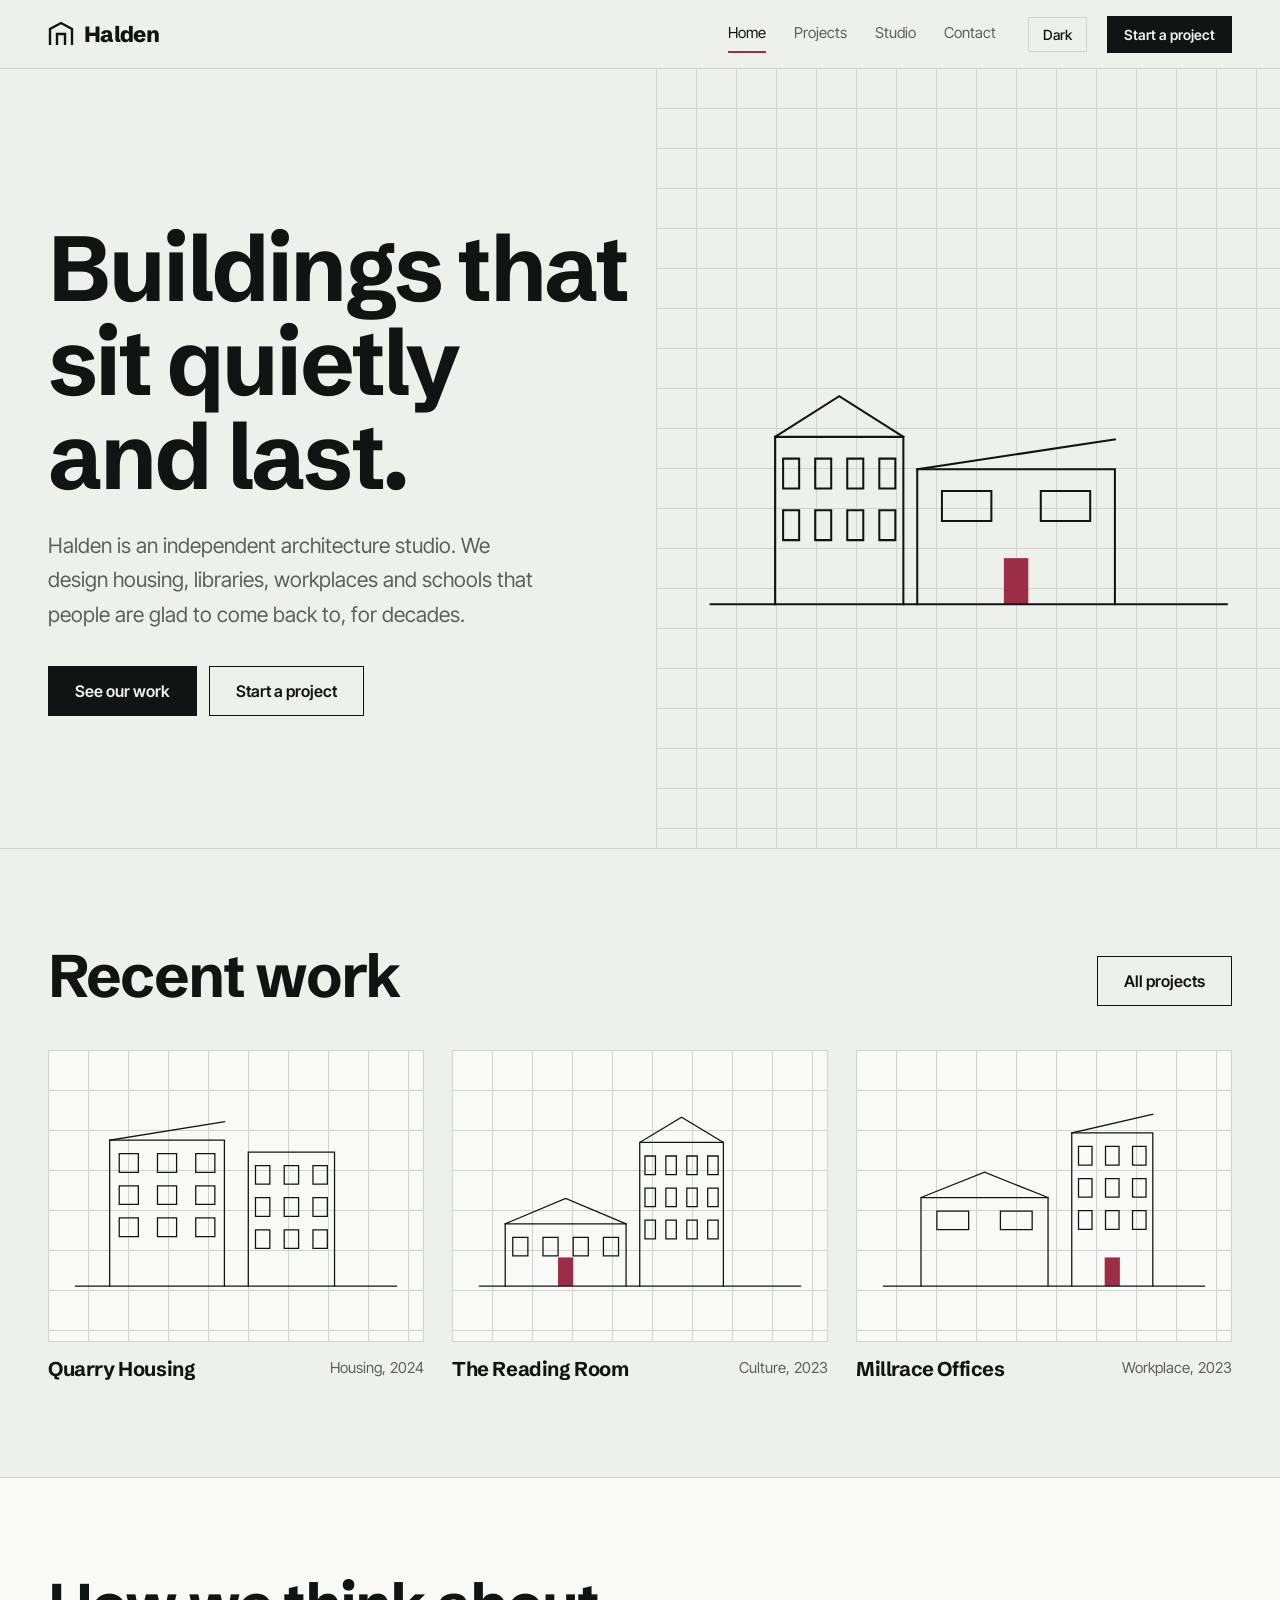
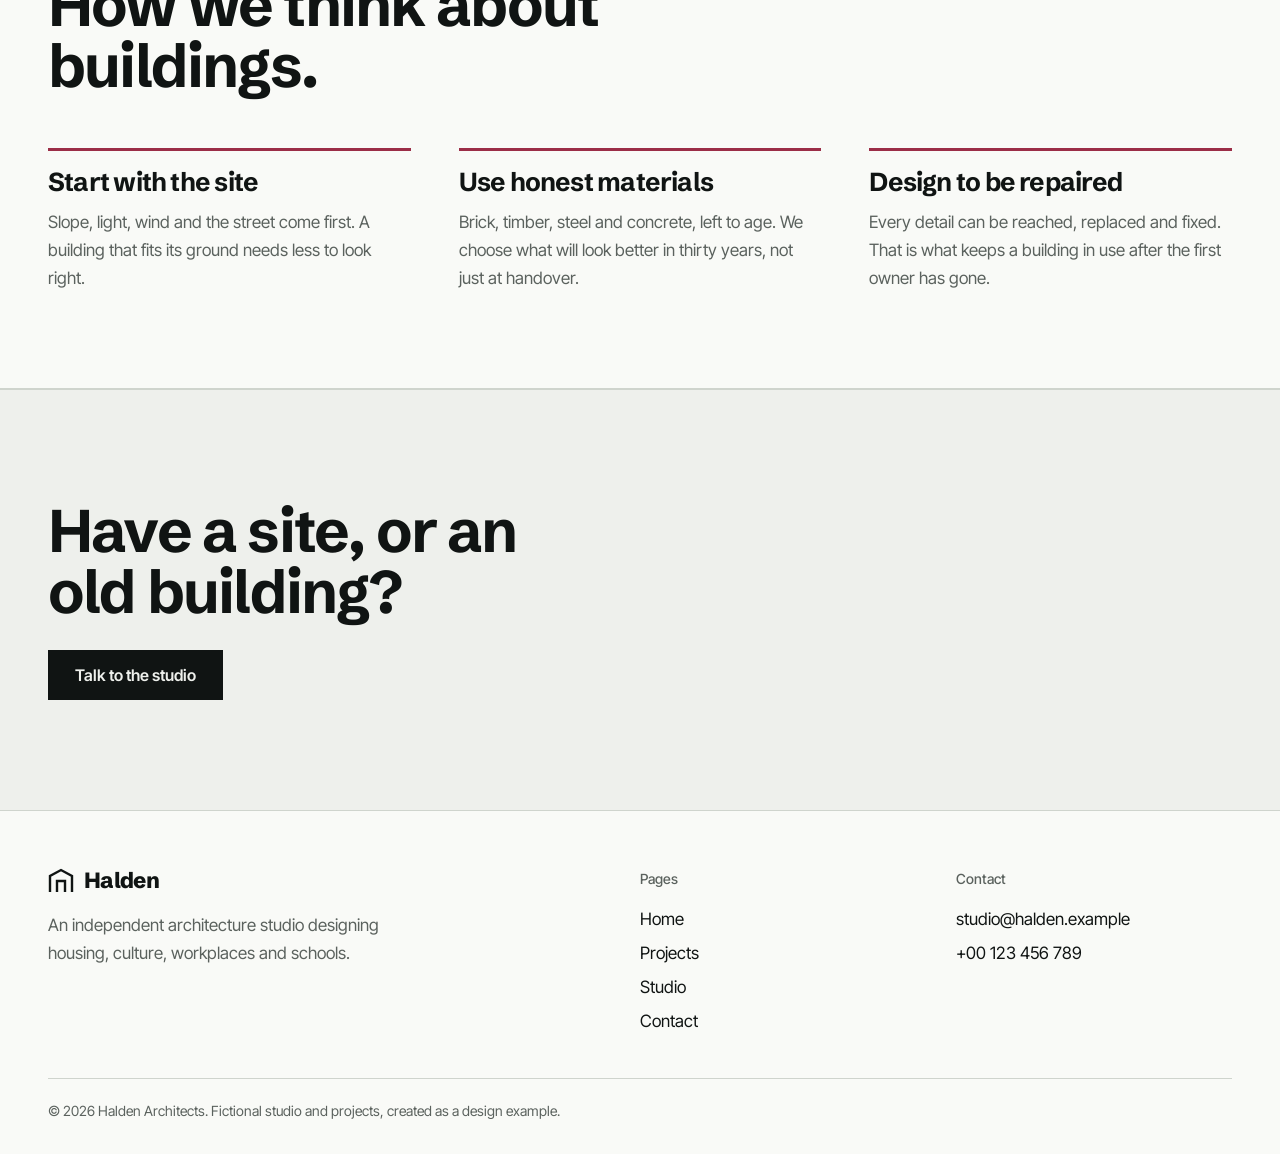
<file: index.html>
<!DOCTYPE html>
<html lang="en">
<head>
<meta charset="utf-8">
<meta name="viewport" content="width=device-width, initial-scale=1, viewport-fit=cover">
<title>Halden Architects – buildings that sit quietly and last</title>
<meta name="description" content="Halden is an independent architecture studio designing housing, culture, workplaces and schools.">
<link rel="preconnect" href="https://fonts.googleapis.com">
<link href="https://fonts.googleapis.com/css2?family=Schibsted+Grotesk:wght@500;700;800&family=Inter+Tight:wght@400;500;600&display=swap" rel="stylesheet">
<link rel="stylesheet" href="css/style.css">
</head>
<body>
<header data-header></header>
<main>
<div class="hero">
<div class="txt"><h1>Buildings that sit quietly and last.</h1>
<p class="lead">Halden is an independent architecture studio. We design housing, libraries, workplaces and schools that people are glad to come back to, for decades.</p>
<div class="cta"><a class="btn" href="projects.html">See our work</a><a class="btn ghost" href="contact.html">Start a project</a></div></div>
<div id="heroart" class="paper"></div>
</div>

<section><div class="wrap">
<div class="head"><h2>Recent work</h2><a class="btn ghost" href="projects.html">All projects</a></div>
<div class="grid" id="featured"></div>
</div></section>

<section class="alt"><div class="wrap">
<h2>How we think about buildings.</h2>
<div class="cols">
<div><h3>Start with the site</h3><p>Slope, light, wind and the street come first. A building that fits its ground needs less to look right.</p></div>
<div><h3>Use honest materials</h3><p>Brick, timber, steel and concrete, left to age. We choose what will look better in thirty years, not just at handover.</p></div>
<div><h3>Design to be repaired</h3><p>Every detail can be reached, replaced and fixed. That is what keeps a building in use after the first owner has gone.</p></div>
</div></div></section>

<div class="final"><div class="wrap"><h2>Have a site, or an old building?</h2><a class="btn" href="contact.html">Talk to the studio</a></div></div>
</main>
<footer data-footer></footer>
<script src="js/data.js"></script>
<script src="js/main.js"></script>
</body>
</html>
</file>
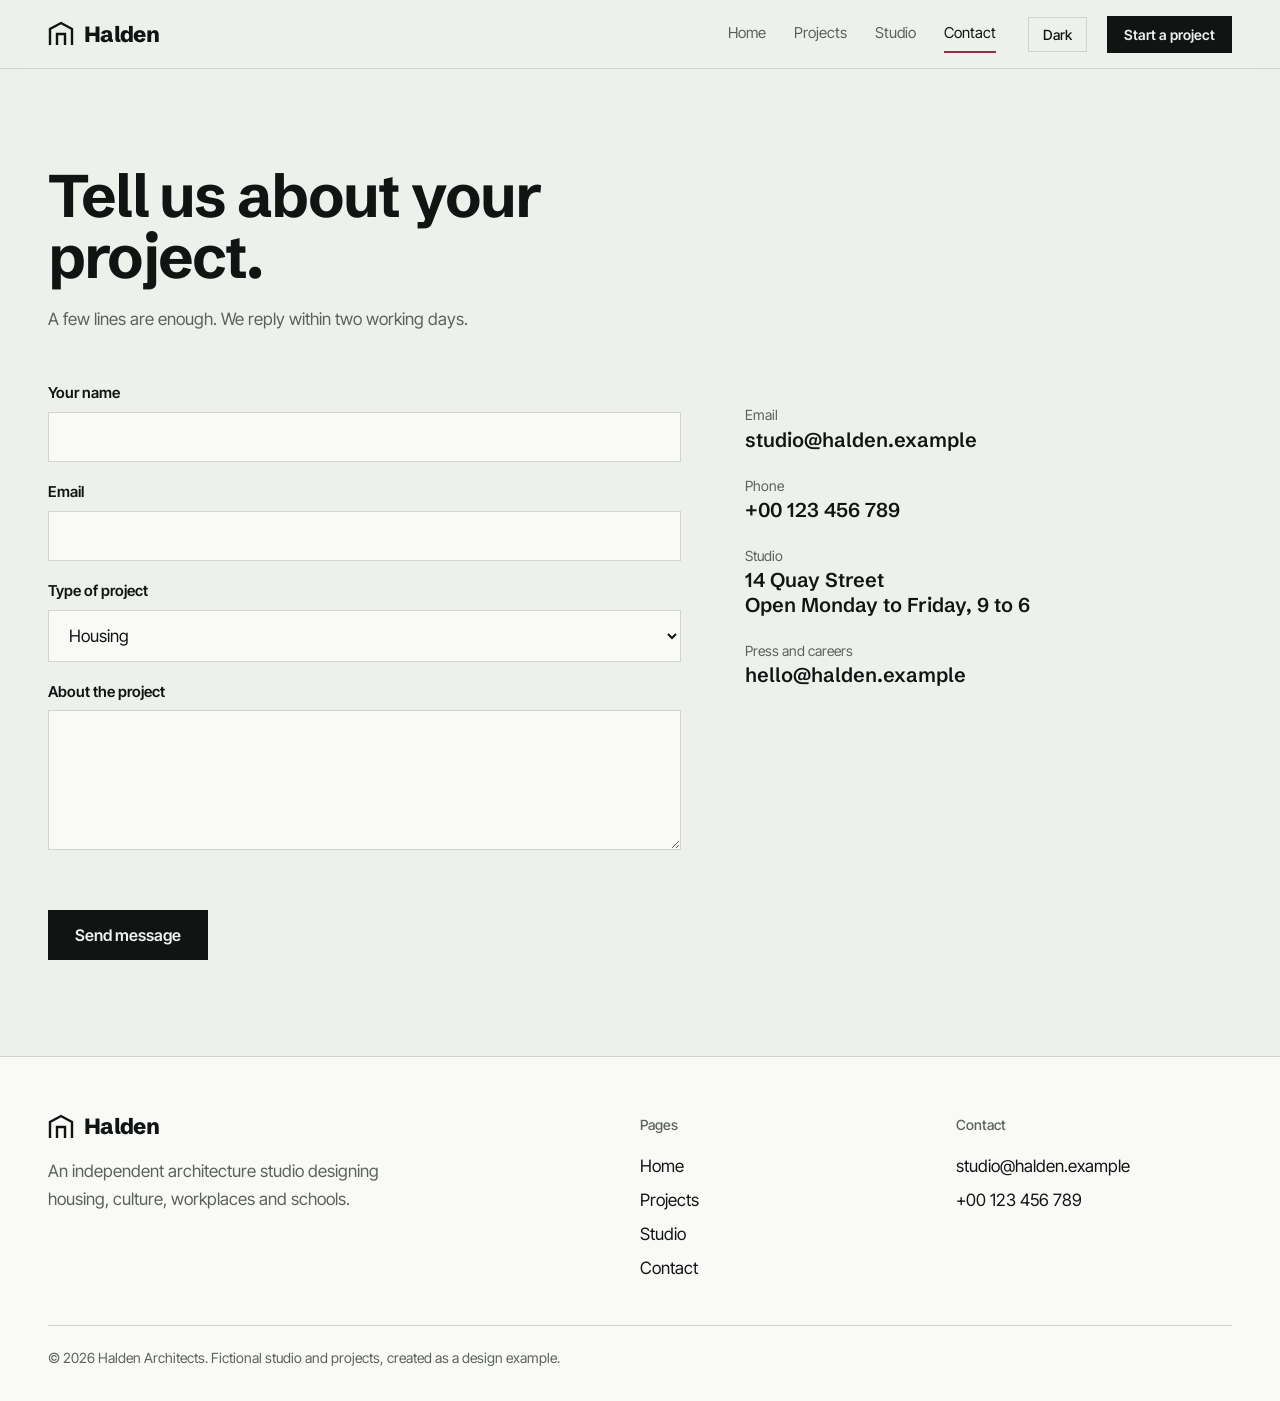
<file: contact.html>
<!DOCTYPE html>
<html lang="en">
<head>
<meta charset="utf-8">
<meta name="viewport" content="width=device-width, initial-scale=1, viewport-fit=cover">
<title>Contact – Halden Architects</title>
<link rel="preconnect" href="https://fonts.googleapis.com">
<link href="https://fonts.googleapis.com/css2?family=Schibsted+Grotesk:wght@500;700;800&family=Inter+Tight:wght@400;500;600&display=swap" rel="stylesheet">
<link rel="stylesheet" href="css/style.css">
</head>
<body>
<header data-header></header>
<main>
<section><div class="wrap">
<h2>Tell us about your project.</h2>
<p class="sub">A few lines are enough. We reply within two working days.</p>
<div class="two" style="margin-top:48px">
<form id="cf" novalidate>
<label for="cn">Your name<input id="cn" autocomplete="name"></label>
<label for="ce">Email<input id="ce" type="email" autocomplete="email"></label>
<label for="ct">Type of project<select id="ct"><option>Housing</option><option>Culture</option><option>Workplace</option><option>Education</option><option>Something else</option></select></label>
<label for="cm">About the project<textarea id="cm"></textarea></label>
<div class="err" id="er" aria-live="polite"></div>
<div><button class="btn" type="submit">Send message</button></div>
</form>
<dl class="info" style="margin:0">
<dt>Email</dt><dd>studio@halden.example</dd>
<dt>Phone</dt><dd>+00 123 456 789</dd>
<dt>Studio</dt><dd>14 Quay Street<br>Open Monday to Friday, 9 to 6</dd>
<dt>Press and careers</dt><dd>hello@halden.example</dd>
</dl>
</div></div></section>
</main>
<footer data-footer></footer>
<script src="js/data.js"></script>
<script src="js/main.js"></script>
</body>
</html>
</file>
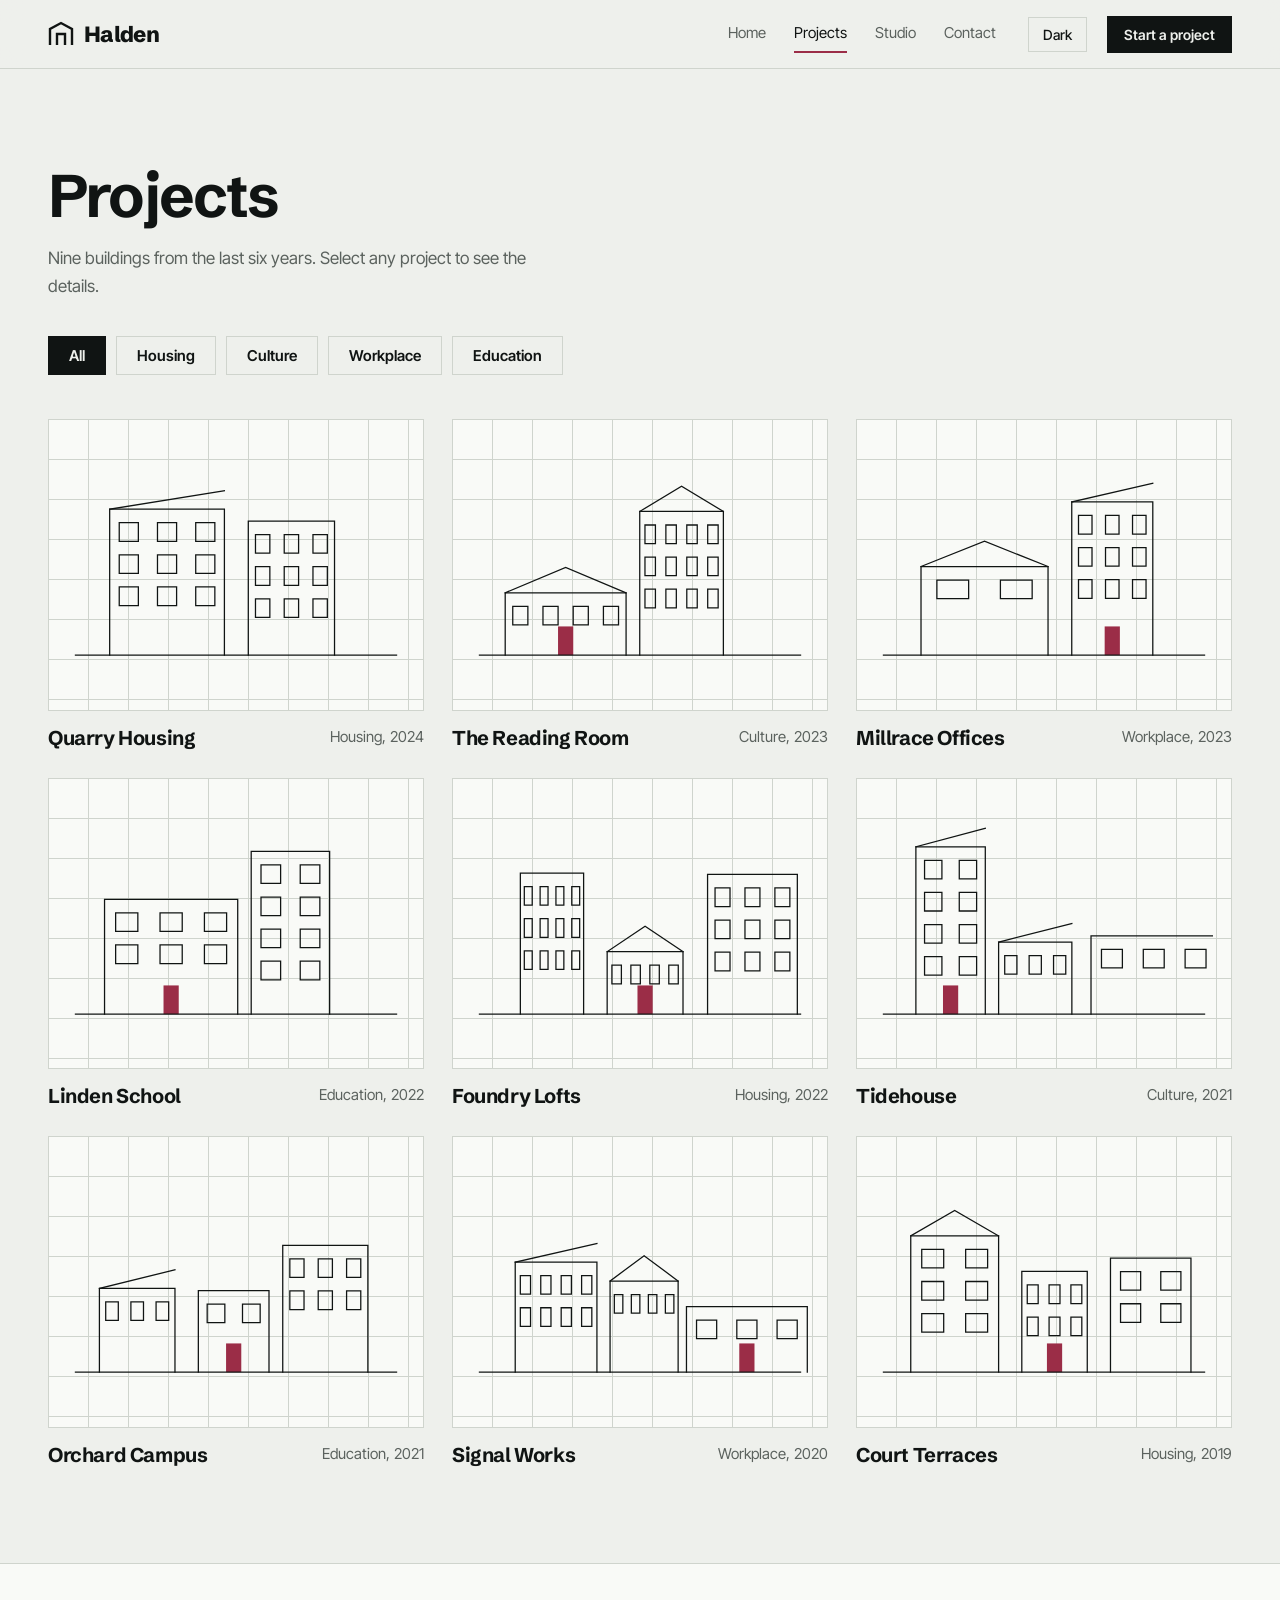
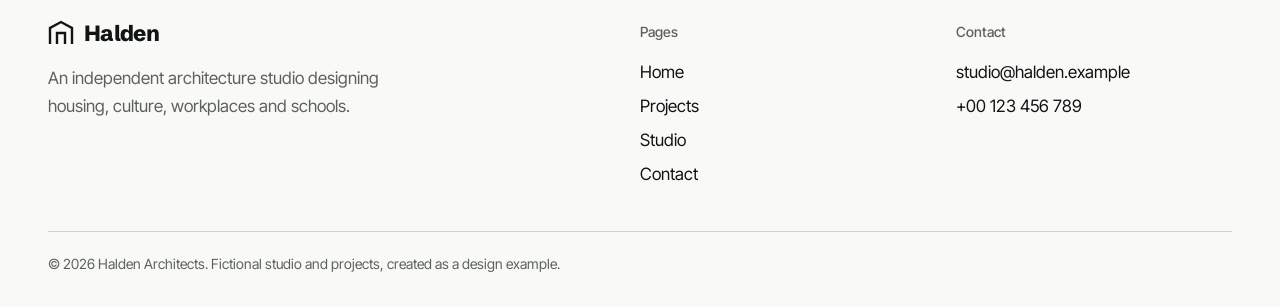
<file: projects.html>
<!DOCTYPE html>
<html lang="en">
<head>
<meta charset="utf-8">
<meta name="viewport" content="width=device-width, initial-scale=1, viewport-fit=cover">
<title>Projects – Halden Architects</title>
<link rel="preconnect" href="https://fonts.googleapis.com">
<link href="https://fonts.googleapis.com/css2?family=Schibsted+Grotesk:wght@500;700;800&family=Inter+Tight:wght@400;500;600&display=swap" rel="stylesheet">
<link rel="stylesheet" href="css/style.css">
</head>
<body>
<header data-header></header>
<main>
<section><div class="wrap">
<h2>Projects</h2>
<p class="sub">Nine buildings from the last six years. Select any project to see the details.</p>
<div class="filters" id="filters"></div>
<div class="grid" id="grid"></div>
</div></section>
<dialog id="dlg" aria-label="Project details"></dialog>
</main>
<footer data-footer></footer>
<script src="js/data.js"></script>
<script src="js/main.js"></script>
</body>
</html>
</file>
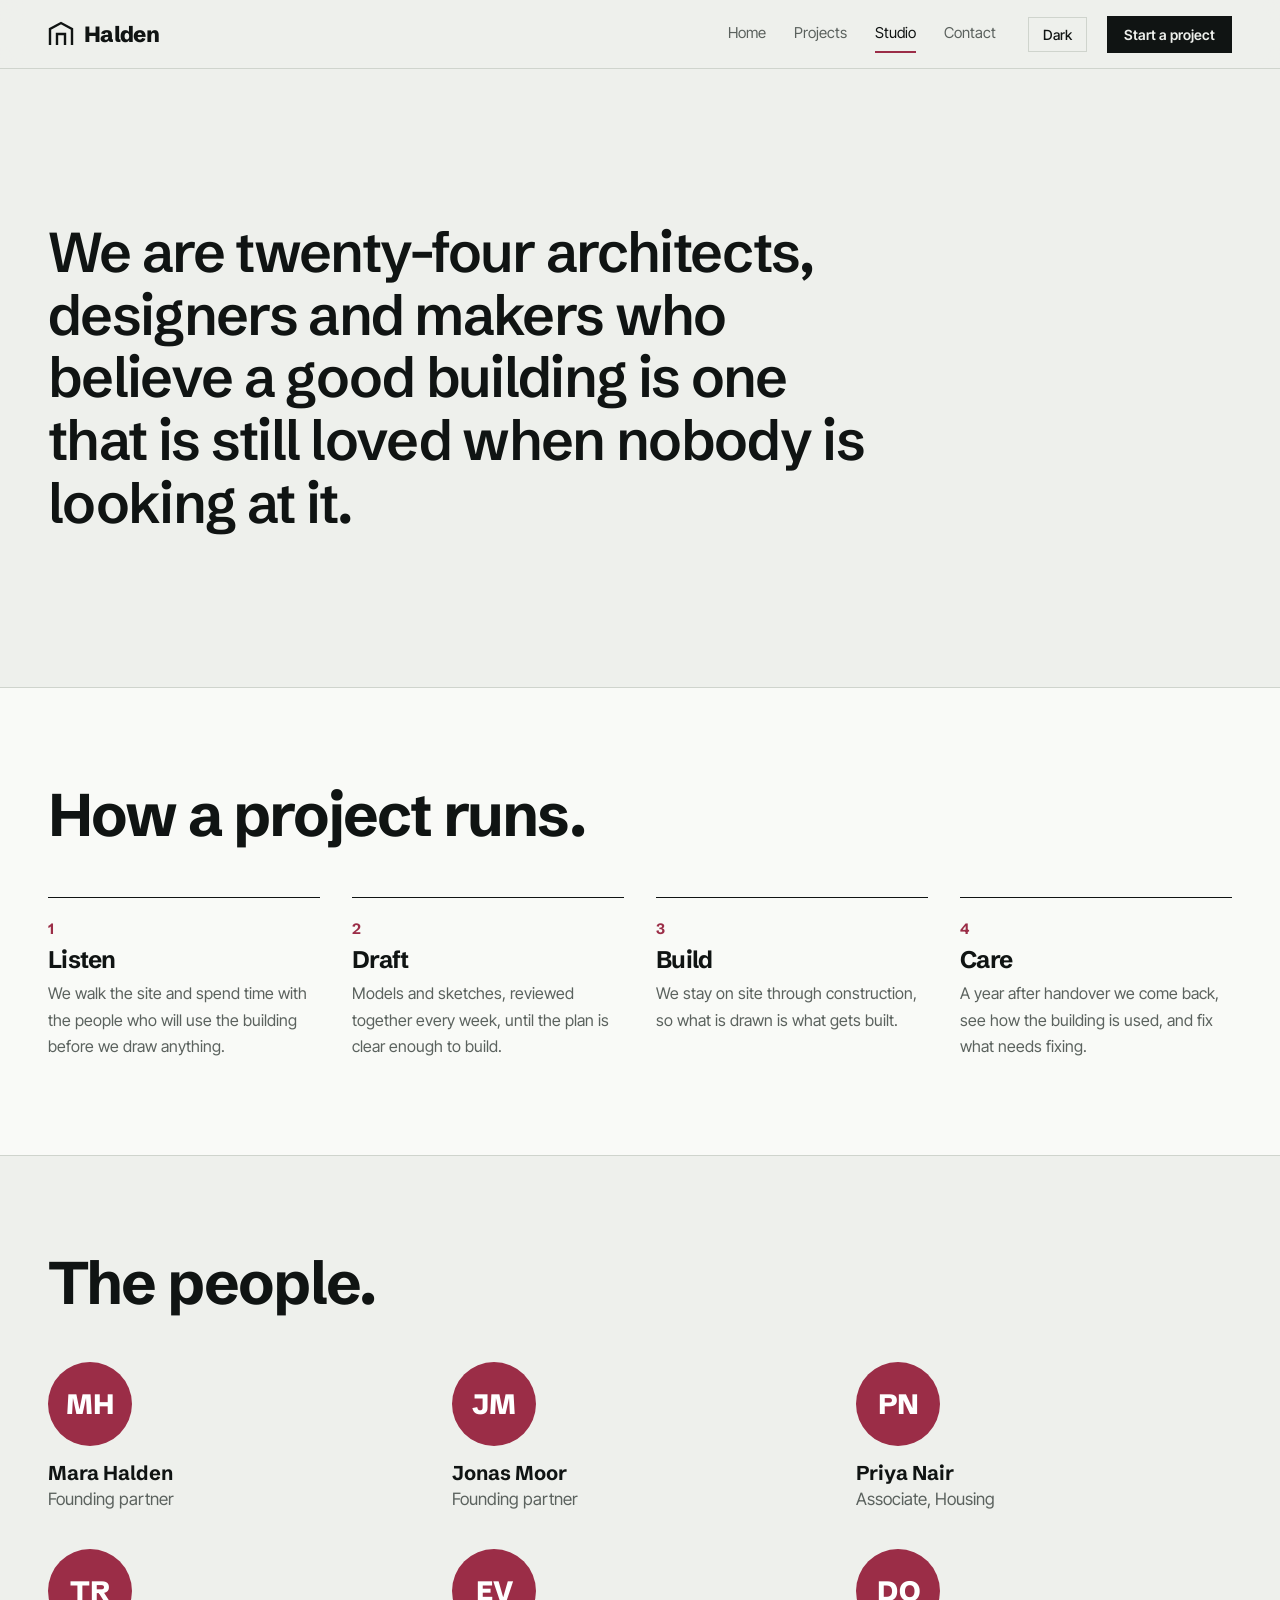
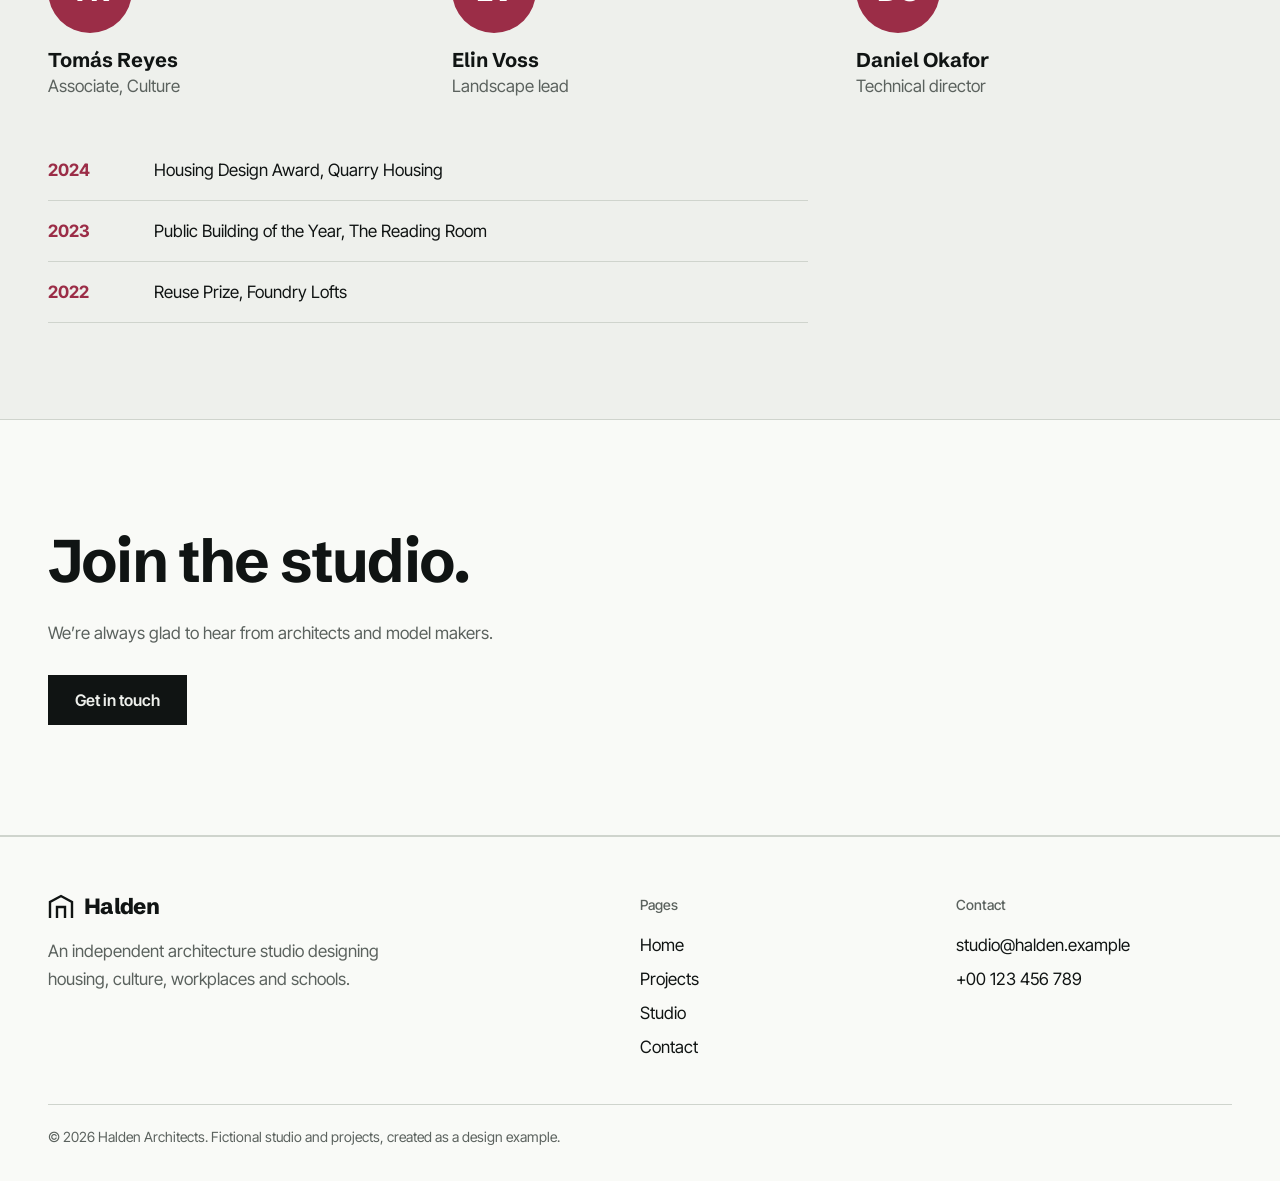
<file: studio.html>
<!DOCTYPE html>
<html lang="en">
<head>
<meta charset="utf-8">
<meta name="viewport" content="width=device-width, initial-scale=1, viewport-fit=cover">
<title>Studio – Halden Architects</title>
<link rel="preconnect" href="https://fonts.googleapis.com">
<link href="https://fonts.googleapis.com/css2?family=Schibsted+Grotesk:wght@500;700;800&family=Inter+Tight:wght@400;500;600&display=swap" rel="stylesheet">
<link rel="stylesheet" href="css/style.css">
</head>
<body>
<header data-header></header>
<main>
<section><div class="wrap">
<p class="stmt">We are twenty-four architects, designers and makers who believe a good building is one that is still loved when nobody is looking at it.</p>
</div></section>

<section class="alt"><div class="wrap">
<h2>How a project runs.</h2>
<ol class="proc">
<li><h3>Listen</h3><p>We walk the site and spend time with the people who will use the building before we draw anything.</p></li>
<li><h3>Draft</h3><p>Models and sketches, reviewed together every week, until the plan is clear enough to build.</p></li>
<li><h3>Build</h3><p>We stay on site through construction, so what is drawn is what gets built.</p></li>
<li><h3>Care</h3><p>A year after handover we come back, see how the building is used, and fix what needs fixing.</p></li>
</ol></div></section>

<section><div class="wrap">
<h2>The people.</h2>
<div class="team" id="team"></div>
<div class="rec">
<div><b>2024</b><span>Housing Design Award, Quarry Housing</span></div>
<div><b>2023</b><span>Public Building of the Year, The Reading Room</span></div>
<div><b>2022</b><span>Reuse Prize, Foundry Lofts</span></div>
</div></div></section>

<div class="final alt"><div class="wrap"><h2>Join the studio.</h2><p class="sub" style="margin:0 0 28px">We’re always glad to hear from architects and model makers.</p><a class="btn" href="contact.html">Get in touch</a></div></div>
</main>
<footer data-footer></footer>
<script src="js/data.js"></script>
<script src="js/main.js"></script>
</body>
</html>
</file>
<file: css/style.css>
:root{--bg:#EEF0EC;--surface:#F9FAF7;--ink:#101413;--muted:#5B625E;--accent:#9B2D47;--on-accent:#fff;--line:#CFD4CD;
box-sizing:border-box;padding-top:env(safe-area-inset-top,0px);padding-bottom:env(safe-area-inset-bottom,0px);color-scheme:light}
@media(prefers-color-scheme:dark){:root:not([data-theme="light"]){--bg:#101314;--surface:#171B1C;--ink:#EDEEEA;--muted:#9AA29D;--accent:#E58AA0;--on-accent:#101314;--line:#2A3032;color-scheme:dark}}
:root[data-theme="dark"]{--bg:#101314;--surface:#171B1C;--ink:#EDEEEA;--muted:#9AA29D;--accent:#E58AA0;--on-accent:#101314;--line:#2A3032;color-scheme:dark}
[hidden]{display:none!important}
html{scroll-padding-top:calc(env(safe-area-inset-top,0px) + 80px);scroll-behavior:smooth}
*,*::before,*::after{box-sizing:inherit}
body{margin:0;background:var(--bg);color:var(--ink);font:400 17px/1.65 "Inter Tight",system-ui,sans-serif;transition:background .3s,color .3s}
body::before{content:"";position:fixed;inset:0 0 auto;height:env(safe-area-inset-top,0px);background:var(--bg);z-index:20}
h1,h2,h3{font-family:"Schibsted Grotesk","Inter Tight",system-ui,sans-serif;margin:0;line-height:1.02;letter-spacing:-.03em}
a{color:inherit}.wrap{max-width:1240px;margin:0 auto;padding:0 28px}
.top{position:sticky;top:env(safe-area-inset-top,0px);z-index:21;background:color-mix(in srgb,var(--bg) 88%,transparent);backdrop-filter:blur(12px);border-bottom:1px solid var(--line)}
.bar{display:flex;align-items:center;gap:20px;height:68px}
.logo{display:flex;align-items:center;gap:10px;font:800 22px "Schibsted Grotesk",sans-serif;text-decoration:none;margin-right:auto;letter-spacing:-.03em}
nav{display:flex;gap:28px;font-size:15px;margin-right:12px}nav a{text-decoration:none;color:var(--muted);padding:6px 0;border-bottom:2px solid transparent}
nav a:hover{color:var(--ink)}nav a[aria-current="page"]{color:var(--ink);border-color:var(--accent)}
.btn{display:inline-block;font:600 16px "Inter Tight",sans-serif;padding:14px 26px;border:1.5px solid var(--ink);background:var(--ink);color:var(--bg);text-decoration:none;cursor:pointer;transition:background .2s,color .2s,border-color .2s}
.btn:hover{background:var(--accent);border-color:var(--accent);color:var(--on-accent)}.btn.ghost{background:transparent;color:var(--ink)}.btn.sm{padding:9px 16px;font-size:14px}
.tg,.menu{font:500 14px "Inter Tight",sans-serif;background:none;border:1px solid var(--line);color:var(--ink);padding:8px 14px;cursor:pointer}.menu{display:none}
@media(max-width:820px){.menu{display:block}.top .btn.sm{display:none}nav{display:none;position:absolute;top:68px;left:0;right:0;flex-direction:column;gap:0;background:var(--bg);border-bottom:1px solid var(--line);padding:8px 28px;margin:0}nav a{padding:14px 0}.top.open nav{display:flex}}
:focus-visible{outline:3px solid var(--accent);outline-offset:3px}
.paper{background-image:linear-gradient(var(--line) 1px,transparent 1px),linear-gradient(90deg,var(--line) 1px,transparent 1px);background-size:40px 40px;background-position:-1px -1px}
.hero{display:grid;grid-template-columns:1.05fr 1fr;min-height:min(780px,calc(100vh - 68px));border-bottom:1px solid var(--line)}
@media(max-width:900px){.hero{grid-template-columns:1fr}}
.hero .txt{padding:80px 28px 60px max(28px,calc((100vw - 1240px)/2 + 28px));display:flex;flex-direction:column;justify-content:center}
.hero h1{font-size:clamp(46px,7.2vw,98px);font-weight:700;max-width:10ch}
.lead{font-size:clamp(18px,2vw,21px);color:var(--muted);max-width:42ch;margin:26px 0 34px}.cta{display:flex;gap:12px;flex-wrap:wrap}
#heroart{display:grid;place-items:center;padding:40px;border-left:1px solid var(--line);color:var(--ink)}#heroart svg{width:100%;max-width:560px}
@media(max-width:900px){#heroart{border-left:0;border-top:1px solid var(--line)}}
svg .ln{stroke-dasharray:1;stroke-dashoffset:1;animation:dr 1.4s cubic-bezier(.5,0,.2,1) forwards;animation-delay:calc(var(--d)*45ms)}@keyframes dr{to{stroke-dashoffset:0}}
svg .ac{fill:var(--accent);stroke:none}
section{padding:96px 0}.alt{background:var(--surface);border-block:1px solid var(--line)}
h2{font-size:clamp(34px,5vw,60px);font-weight:700;max-width:16ch}.sub{color:var(--muted);max-width:52ch;margin:18px 0 0}
.head{display:flex;justify-content:space-between;align-items:flex-end;gap:24px;flex-wrap:wrap;margin-bottom:44px}
.grid{display:grid;grid-template-columns:repeat(3,1fr);gap:28px}@media(max-width:960px){.grid{grid-template-columns:1fr 1fr}}@media(max-width:600px){.grid{grid-template-columns:1fr}}
.card{all:unset;display:block;cursor:pointer;color:var(--ink)}.card:focus-visible{outline:3px solid var(--accent);outline-offset:4px}
.thumb{aspect-ratio:4/3;border:1px solid var(--line);display:grid;place-items:center;padding:18px;background-color:var(--surface);transition:border-color .2s}
.card:hover .thumb{border-color:var(--accent)}.thumb svg{width:100%;height:100%}
.cap{display:flex;justify-content:space-between;gap:12px;padding-top:14px}.cap b{font:700 20px "Schibsted Grotesk",sans-serif;letter-spacing:-.02em}.cap span{color:var(--muted);font-size:15px}
.cols{display:grid;grid-template-columns:repeat(3,1fr);gap:48px;margin-top:52px}@media(max-width:860px){.cols{grid-template-columns:1fr;gap:32px}}
.cols h3{font-size:26px;padding-top:18px;border-top:3px solid var(--accent);margin-bottom:12px}.cols p{color:var(--muted);margin:0}
.filters{display:flex;gap:10px;flex-wrap:wrap;margin:36px 0 44px}.filters button{font:600 15px "Inter Tight",sans-serif;padding:9px 20px;border:1.5px solid var(--line);background:transparent;color:var(--ink);cursor:pointer}
.filters button[aria-pressed="true"]{background:var(--ink);color:var(--bg);border-color:var(--ink)}
dialog{border:1px solid var(--line);background:var(--bg);color:var(--ink);padding:0;max-width:920px;width:calc(100% - 32px)}dialog::backdrop{background:rgba(0,0,0,.6)}
.dg{display:grid;grid-template-columns:1.1fr 1fr}@media(max-width:760px){.dg{grid-template-columns:1fr}}.dg .thumb{border:0;border-right:1px solid var(--line);aspect-ratio:auto;min-height:320px}
.dg .in{padding:36px;position:relative}.dg h3{font-size:36px;margin-bottom:8px}.dg dl{display:grid;grid-template-columns:auto 1fr;gap:6px 24px;margin:22px 0}.dg dt{color:var(--muted)}.dg dd{margin:0;font-weight:500}
.x{position:absolute;top:14px;right:14px}
.stmt{font:600 clamp(28px,4.4vw,56px)/1.12 "Schibsted Grotesk",sans-serif;letter-spacing:-.03em;max-width:24ch}
.proc{list-style:none;padding:0;margin:52px 0 0;display:grid;grid-template-columns:repeat(4,1fr);gap:32px;counter-reset:p}@media(max-width:860px){.proc{grid-template-columns:1fr 1fr}}@media(max-width:520px){.proc{grid-template-columns:1fr}}
.proc li{counter-increment:p;border-top:1px solid var(--ink);padding-top:16px}.proc li::before{content:counter(p);font:700 15px "Schibsted Grotesk",sans-serif;color:var(--accent)}.proc h3{font-size:24px;margin:6px 0 8px}.proc p{margin:0;color:var(--muted);font-size:16px}
.team{display:grid;grid-template-columns:repeat(3,1fr);gap:36px 28px;margin-top:48px}@media(max-width:800px){.team{grid-template-columns:1fr 1fr}}@media(max-width:520px){.team{grid-template-columns:1fr}}
.mono{width:84px;height:84px;border-radius:50%;display:grid;place-items:center;background:var(--accent);color:var(--on-accent);font:800 28px "Schibsted Grotesk",sans-serif;margin-bottom:14px}.team b{display:block;font:700 20px "Schibsted Grotesk",sans-serif}.team span{color:var(--muted)}
.rec{margin-top:40px;max-width:760px}.rec div{display:grid;grid-template-columns:90px 1fr;gap:16px;padding:16px 0;border-bottom:1px solid var(--line)}.rec b{color:var(--accent)}
.two{display:grid;grid-template-columns:1.3fr 1fr;gap:64px}@media(max-width:860px){.two{grid-template-columns:1fr;gap:40px}}
form{display:grid;gap:18px}label{display:grid;gap:6px;font-weight:600;font-size:15px}
input,select,textarea{font:400 17px "Inter Tight",sans-serif;padding:14px 16px;border:1.5px solid var(--line);background:var(--surface);color:var(--ink);border-radius:0;width:100%}textarea{min-height:140px;resize:vertical}
.err{color:var(--accent);font-weight:500;min-height:24px}.ok{padding:36px;border:1.5px solid var(--accent);background:var(--surface)}.ok h3{font-size:30px;margin-bottom:10px}
.info dt{color:var(--muted);font-size:14px;margin-top:22px}.info dd{margin:0;font:600 20px "Schibsted Grotesk",sans-serif}
.final{padding:110px 0;border-top:1px solid var(--line)}.final h2{max-width:14ch;margin-bottom:28px}
footer{border-top:1px solid var(--line);padding:56px 0 32px;background:var(--surface)}
.fg{display:grid;grid-template-columns:2fr 1fr 1fr;gap:40px}@media(max-width:700px){.fg{grid-template-columns:1fr}}
footer h4{margin:0 0 12px;font-size:14px;color:var(--muted);font-weight:500}footer a{display:block;text-decoration:none;padding:3px 0}footer a:hover{color:var(--accent)}
.copy{margin-top:40px;padding-top:20px;border-top:1px solid var(--line);color:var(--muted);font-size:14px}
@media(prefers-reduced-motion:reduce){*{animation:none!important;transition:none!important;scroll-behavior:auto!important}svg .ln{stroke-dashoffset:0}}
</file>
